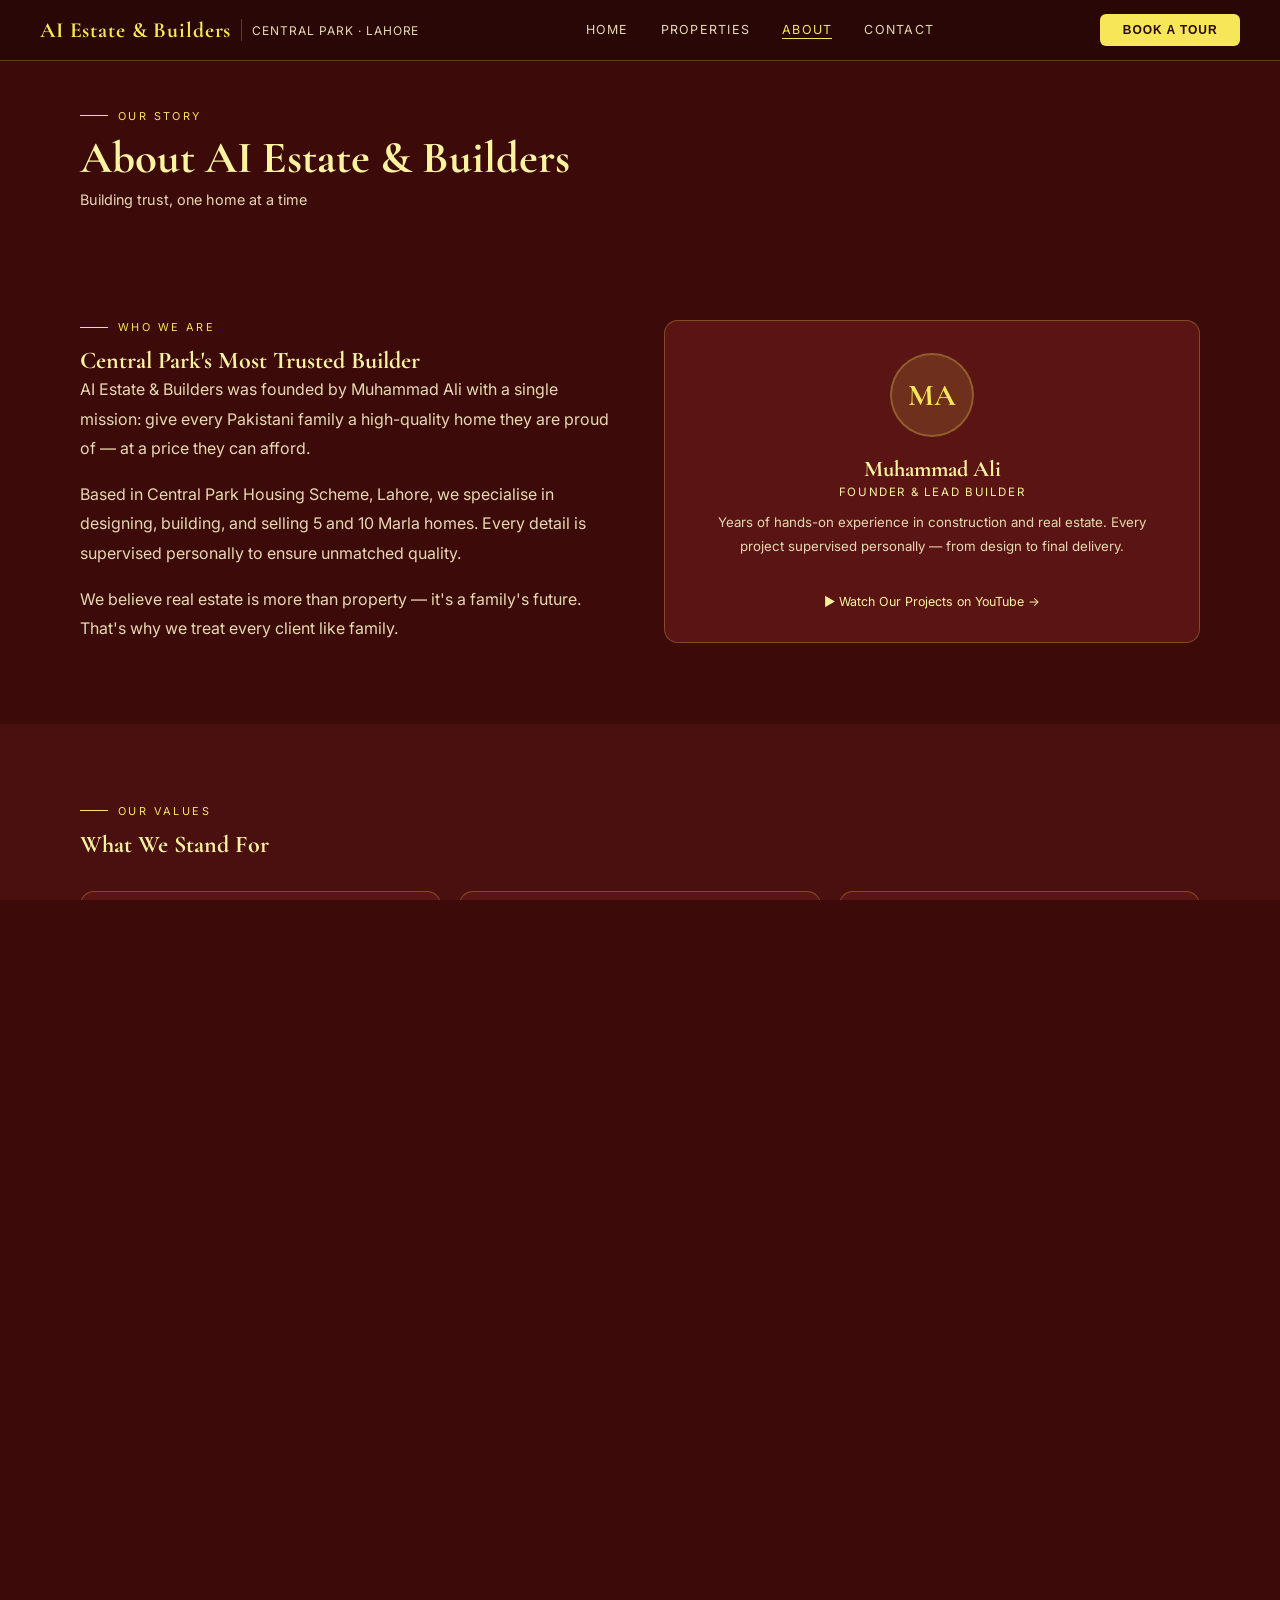
<file: about.html>
<!DOCTYPE html>
<html lang="en">
	<head>
		<meta charset="UTF-8">
		<meta name="viewport" content="width=device-width, initial-scale=1.0">
		<title>AI Estate & Builders — About</title>
		<link href="https://fonts.googleapis.com/css2?family=Cormorant+Garamond:ital,wght@0,300;0,400;0,600;0,700;1,400&family=Inter:wght@300;400;500;600&display=swap" rel="stylesheet">
		<link rel="stylesheet" href="style.css">
		<link rel="icon" type="ico" href="favicon.ico">
	</head>
	<body>

		<!-- ===== NAVIGATION ===== -->
		<nav>
			<div class="logo" onclick="location.href='index.html'">
				AI Estate & Builders
				<div class="logo-line"></div>
				<span>Central Park · Lahore</span>
			</div>
			<div class="nav-links" id="nl">
				<a href="index.html" class="nl">Home</a>
				<a href="properties.html" class="nl">Properties</a>
				<a href="about.html" class="nl active">About</a>
				<a href="contact.html" class="nl">Contact</a>
			</div>
			<button class="nav-cta" onclick="location.href='contact.html'">Book a Tour</button>
			<button class="ham" id="ham" onclick="toggleMenu()"><span></span><span></span><span></span></button>
		</nav>

		<div class="toast" id="toast"><div class="tt" id="tt"></div><div class="tm2" id="tm2"></div></div>

		<!-- ===== PAGE HEADER ===== -->
		<div class="ph">
			<div class="ph-bg" style="background-image:url('https://images.unsplash.com/photo-1580587771525-78b9dba3b914?w=1200&q=80')"></div>
			<div class="ph-ov"></div>
			<div class="ph-content"><div class="sec-label" style="margin-bottom:.5rem">Our Story</div><h1 class="disp">About AI Estate & Builders</h1><p>Building trust, one home at a time</p></div>
		</div>

		<!-- ===== ABOUT CONTENT ===== -->
		<div class="sec">
			<div class="agrid">
				<div>
					<div class="sec-label">Who We Are</div>
					<h2>Central Park's Most Trusted Builder</h2>
					<span class="copper-line"></span>
					<p style="color:var(--ts);line-height:1.85;margin-bottom:1rem">AI Estate & Builders was founded by Muhammad Ali with a single mission: give every Pakistani family a high-quality home they are proud of — at a price they can afford.</p>
					<p style="color:var(--ts);line-height:1.85;margin-bottom:1rem">Based in Central Park Housing Scheme, Lahore, we specialise in designing, building, and selling 5 and 10 Marla homes. Every detail is supervised personally to ensure unmatched quality.</p>
					<p style="color:var(--ts);line-height:1.85">We believe real estate is more than property — it's a family's future. That's why we treat every client like family.</p>
				</div>
				<div>
					<div class="team-card">
						<div class="avatar">MA</div>
						<h3 style="font-size:1.4rem;margin-bottom:.2rem">Muhammad Ali</h3>
						<p style="color:var(--copper);font-size:.72rem;text-transform:uppercase;letter-spacing:.14em;margin-bottom:.75rem">Founder &amp; Lead Builder</p>
						<p style="color:var(--ts);font-size:.83rem;line-height:1.78">Years of hands-on experience in construction and real estate. Every project supervised personally — from design to final delivery.</p>
						<div style="margin-top:1rem;padding-top:1rem;border-top:.5px solid var(--copper-b)"><a href="https://youtube.com/@propertywithali26721" target="_blank" style="color:var(--copper);font-size:.78rem;text-decoration:none">▶ Watch Our Projects on YouTube →</a></div>
					</div>
				</div>
			</div>
		</div>

		<!-- ===== VALUES ===== -->
		<div class="sec-wrap"><div class="sec-inner">
			<div class="sec-label">Our Values</div><h2>What We Stand For</h2>
			<div class="wgrid" style="margin-top:2rem">
				<div class="wcard"><div class="wicon">✅</div><h3>Transparency</h3><p>Clear pricing. No hidden charges. What you see is exactly what you get, every time.</p></div>
				<div class="wcard"><div class="wicon">🏠</div><h3>Quality First</h3><p>We never cut corners. Every material and finish chosen for durability and beauty.</p></div>
				<div class="wcard"><div class="wicon">💼</div><h3>Professionalism</h3><p>On-time delivery, proper documentation, full legal compliance on every property we sell.</p></div>
			</div>
		</div></div>

		<!-- ===== CTA ===== -->
		<div class="cta"><div class="cta-bg"></div><div class="cta-ov"></div><div class="cta-in"><div><h2 class="disp">Let's Build Something Together</h2><p>Reach out and let us help you find your dream home.</p></div><button class="btn btn-g" onclick="location.href='contact.html'">Get in Touch →</button></div></div>

		<!-- ===== FOOTER ===== -->
		<footer>
			<div class="fin">
				<div><div class="fbrand">AI <span>Estate & Builders</span></div><p>Building premium homes in Central Park, Lahore. Quality construction, honest dealings, lasting value.</p><p style="margin-top:.75rem">📞 <a href="tel:03214703013" style="color:var(--copper);text-decoration:none">0321-4703013</a></p></div>
				<div class="flinks"><h4>Navigation</h4><a href="index.html">Home</a><a href="properties.html">Properties</a><a href="about.html">About Us</a><a href="contact.html">Contact</a></div>
				<div class="flinks"><h4>Listings</h4><a href="properties.html?filter=5%20Marla">5 Marla Homes</a><a href="properties.html?filter=10%20Marla">10 Marla Homes</a><a href="contact.html">Book a Tour</a><a href="admin.html" style="opacity:.3;font-size:.7rem">Admin</a></div>
			</div>
			<div class="fbot"><p>© 2025 AI Estate & Builders. All rights reserved.</p><p>Central Park Housing Scheme, Lahore, Pakistan</p></div>
		</footer>

		<script src="script.js"></script>
	</body>
</html>
</file>
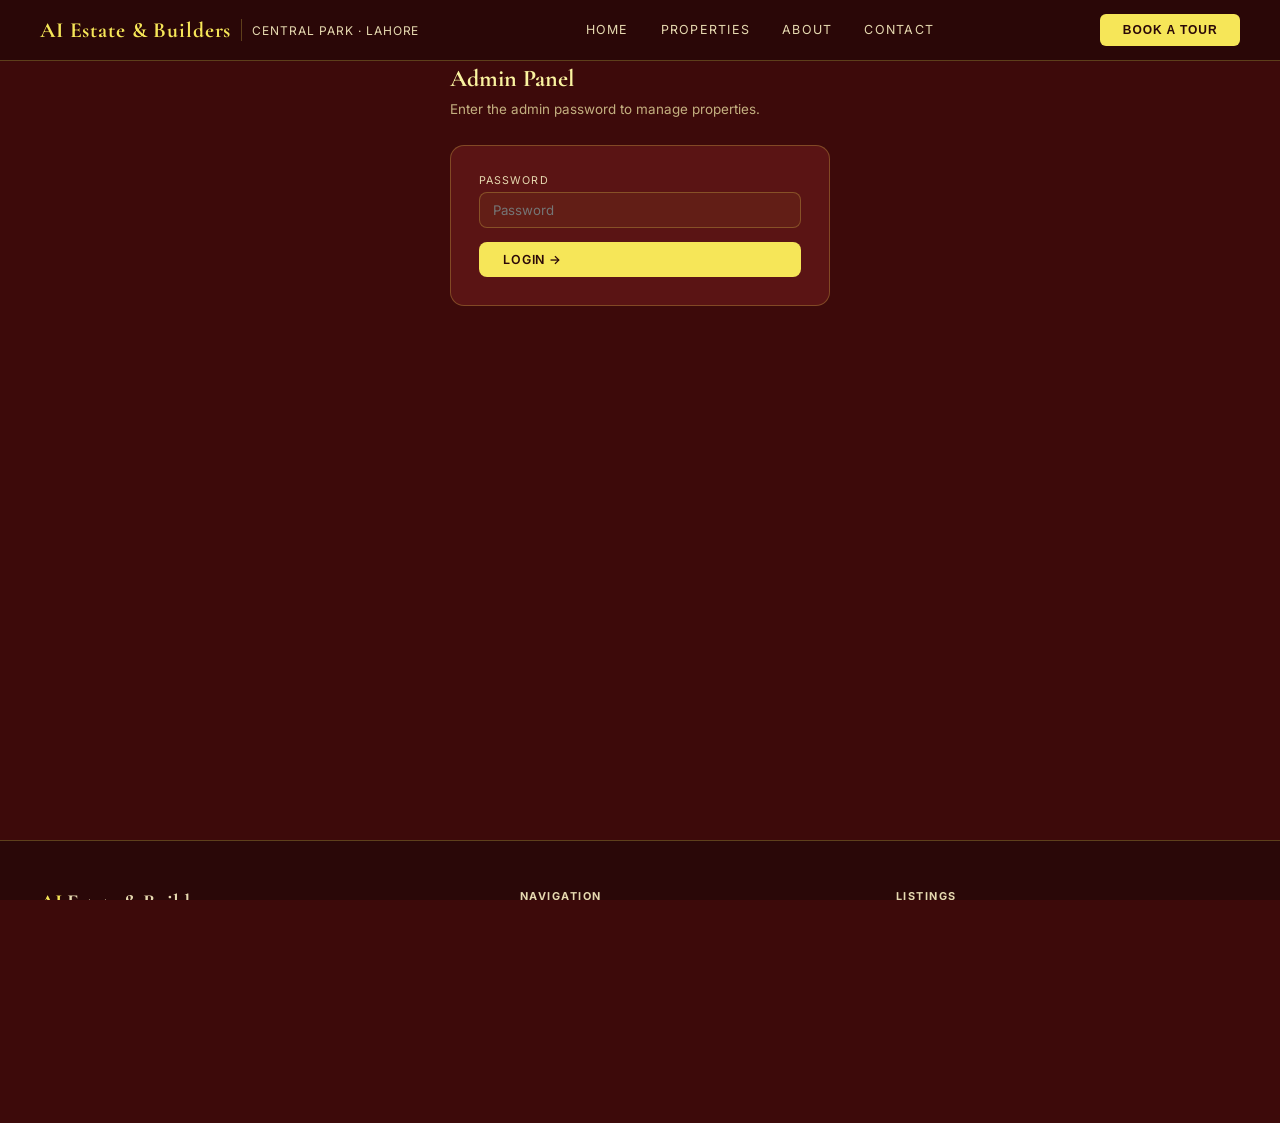
<file: admin.html>
<!DOCTYPE html>
<html lang="en">
	<head>
		<meta charset="UTF-8">
		<meta name="viewport" content="width=device-width, initial-scale=1.0">
		<title>AI Estate & Builders — Admin</title>
		<link href="https://fonts.googleapis.com/css2?family=Cormorant+Garamond:ital,wght@0,300;0,400;0,600;0,700;1,400&family=Inter:wght@300;400;500;600&display=swap" rel="stylesheet">
		<link rel="stylesheet" href="style.css">
		<link rel="icon" type="ico" href="favicon.ico">
		<!-- ===== ADMIN PAGE FIXES ===== -->
		<style>
			html, body {
				height: 100%;
				overflow-y: auto !important;
			}
			.acon {
				min-height: calc(100vh - 60px);
				padding: 2rem 1.5rem 10rem;
				max-width: 900px;
				margin: 0 auto;
				display: block !important;
			}
			#aLogin {
				max-width: 380px;
				margin: 2rem auto;
			}
			#aDash {
				display: none;
				width: 100%;
			}
			#aDash.show {
				display: block;
			}
			#aDash > div:first-child {
				display: flex !important;
				align-items: center !important;
				justify-content: space-between !important;
				flex-wrap: wrap !important;
				gap: 1rem !important;
				padding: 0.5rem 0 1rem 0 !important;
				border-bottom: 1px solid var(--gold-b);
				margin-bottom: 1.5rem !important;
				background: var(--bg) !important;
				position: sticky !important;
				top: 60px !important;
				z-index: 10 !important;
			}
			.bcard {
				position: static !important;
			}
			footer {
				position: relative !important;
				z-index: 1 !important;
				clear: both;
			}
			::-webkit-scrollbar {
				width: 8px;
			}
			::-webkit-scrollbar-track {
				background: var(--bg);
			}
			::-webkit-scrollbar-thumb {
				background: var(--gold);
				border-radius: 4px;
			}
			.pgrid {
				max-width: 100%;
			}
			.pcard {
				max-width: 100%;
				width: 100%;
			}
			.pcard-img-wrap {
				height: 200px;
			}
			.pcard-body {
				padding: 0.8rem 1rem 1rem;
			}
			.pcard-title {
				font-size: 1rem;
			}
		</style>
	</head>
	<body>

		<!-- ===== NAVIGATION ===== -->
		<nav>
			<div class="logo" onclick="location.href='index.html'">
				AI Estate & Builders
				<div class="logo-line"></div>
				<span>Central Park · Lahore</span>
			</div>
			<div class="nav-links" id="nl">
				<a href="index.html" class="nl">Home</a>
				<a href="properties.html" class="nl">Properties</a>
				<a href="about.html" class="nl">About</a>
				<a href="contact.html" class="nl">Contact</a>
			</div>
			<button class="nav-cta" onclick="location.href='contact.html'">Book a Tour</button>
			<button class="ham" id="ham" onclick="toggleMenu()"><span></span><span></span><span></span></button>
		</nav>

		<div class="toast" id="toast"><div class="tt" id="tt"></div><div class="tm2" id="tm2"></div></div>

		<!-- ===== ADMIN PANEL ===== -->
		<div class="acon">
			<!-- LOGIN -->
			<div id="aLogin">
				<h2 class="disp" style="margin-bottom:.5rem">Admin Panel</h2>
				<p style="color:var(--tm);font-size:.84rem;margin-bottom:1.75rem">Enter the admin password to manage properties.</p>
				<div class="acard">
					<div class="fg">
						<label>Password</label>
						<input type="password" id="ap" placeholder="Password" onkeydown="if(event.key==='Enter')aLogin()">
					</div>
					<button class="btn btn-g" style="width:100%" onclick="aLogin()">Login →</button>
					<p id="aerr" style="color:#E74C3C;font-size:.77rem;margin-top:.7rem;display:none">Incorrect password.</p>
				</div>
			</div>

			<!-- DASHBOARD -->
			<div id="aDash">
				<div>
					<h2 class="disp">Property Manager</h2>
					<button class="btn btn-o" onclick="aLogout()" style="font-size:.72rem">Logout</button>
				</div>

				<!-- Add Property -->
				<div class="acard" id="propFormCard">
					<h3 style="margin-bottom:1.4rem" id="propFormTitle">Add New Property</h3>
					<div class="apform">
						<div class="fg"><label>Title</label><input id="nt" placeholder="Modern 5 Marla Home"></div>
						<div class="fg"><label>Price (PKR)</label><input id="np" placeholder="1.2 Crore"></div>
						<div class="fg"><label>Size</label><select id="ns"><option value="5 Marla">5 Marla</option><option value="10 Marla">10 Marla</option><option value="Other">Other</option></select></div>
						<div class="fg"><label>Status</label><select id="nst"><option value="For Sale">For Sale</option><option value="Sold">Sold</option></select></div>
						<div class="fg"><label>Beds</label><input id="nb" type="number" placeholder="3" min="1"></div>
						<div class="fg"><label>Baths</label><input id="nbth" type="number" placeholder="3" min="1"></div>

						<div class="fg full">
							<label>Property Images (upload multiple)</label>
							<input type="file" id="ni" accept="image/*" multiple onchange="handleImageUpload(event)" style="padding:8px; cursor:pointer;">
							<div id="imgPreview" style="display:flex; gap:8px; flex-wrap:wrap; margin-top:10px;"></div>
							<small style="color:var(--tm); font-size:.7rem; display:block; margin-top:5px;">
								Images are auto-compressed to 1200px width. First image becomes the main cover. Click ★ on any thumbnail to make it the cover.
							</small>
						</div>

						<div class="fg full"><label>Description</label><textarea id="nd" placeholder="Describe the property..."></textarea></div>
						<div class="fg full"><label>Features (comma separated)</label><input id="nf" placeholder="Marble Flooring, Modern Kitchen, Backup Generator"></div>

						<div class="full" style="display:flex; gap:10px; flex-wrap:wrap;">
							<button class="btn btn-g" id="propFormBtn" onclick="addProp()">Add Property →</button>
							<button class="btn btn-o" id="propFormCancel" onclick="cancelEdit()" style="display:none;">Cancel Edit</button>
						</div>
					</div>
				</div>

				<!-- Manage Properties -->
				<div class="acard">
					<h3 style="margin-bottom:1.4rem">Manage Properties</h3>
					<div id="aPropList"></div>
				</div>
			</div>
		</div>

		<!-- ===== FOOTER ===== -->
		<footer>
			<div class="fin">
				<div><div class="fbrand">AI <span>Estate & Builders</span></div><p>Building premium homes in Central Park, Lahore. Quality construction, honest dealings, lasting value.</p><p style="margin-top:.75rem">📞 <a href="tel:03214703013" style="color:var(--gold);text-decoration:none">0321-4703013</a></p></div>
				<div class="flinks"><h4>Navigation</h4><a href="index.html">Home</a><a href="properties.html">Properties</a><a href="about.html">About Us</a><a href="contact.html">Contact</a></div>
				<div class="flinks"><h4>Listings</h4><a href="properties.html?filter=5%20Marla">5 Marla Homes</a><a href="properties.html?filter=10%20Marla">10 Marla Homes</a><a href="contact.html">Book a Tour</a><a href="admin.html" style="opacity:.3;font-size:.7rem">Admin</a></div>
			</div>
			<div class="fbot"><p>© 2025 AI Estate & Builders. All rights reserved.</p><p>Central Park Housing Scheme, Lahore, Pakistan</p></div>
		</footer>

		<script src="script.js"></script>
	</body>
</html>
</file>
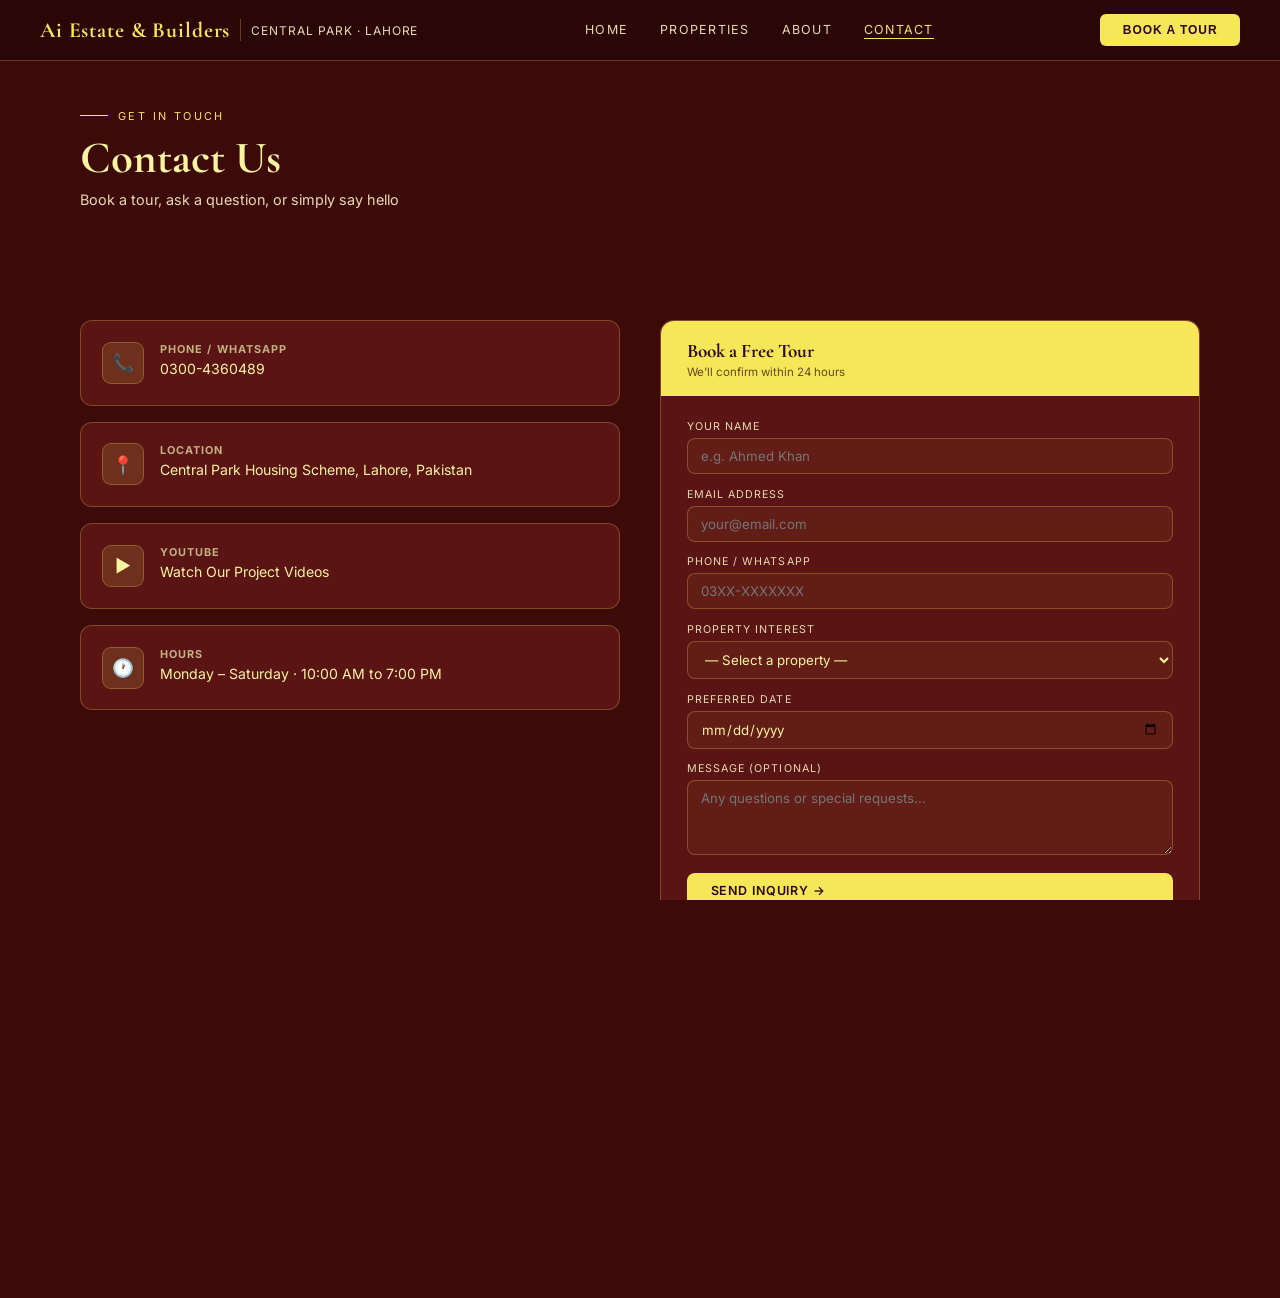
<file: contact.html>
<!DOCTYPE html>
<html lang="en">
	<head>
		<meta charset="UTF-8">
		<meta name="viewport" content="width=device-width, initial-scale=1.0">
		<title>Ai Estate & Builders — Contact</title>
		<link href="https://fonts.googleapis.com/css2?family=Cormorant+Garamond:ital,wght@0,300;0,400;0,600;0,700;1,400&family=Inter:wght@300;400;500;600&display=swap" rel="stylesheet">
		<link rel="stylesheet" href="style.css">
		<link rel="icon" type="ico" href="favicon.ico">
	</head>
	<body>

		<!-- ===== NAVIGATION ===== -->
		<nav>
			<div class="logo" onclick="location.href='index.html'">
				Ai Estate & Builders
				<div class="logo-line"></div>
				<span>Central Park · Lahore</span>
			</div>
			<div class="nav-links" id="nl">
				<a href="index.html" class="nl">Home</a>
				<a href="properties.html" class="nl">Properties</a>
				<a href="about.html" class="nl">About</a>
				<a href="contact.html" class="nl active">Contact</a>
			</div>
			<button class="nav-cta" onclick="location.href='contact.html'">Book a Tour</button>
			<button class="ham" id="ham" onclick="toggleMenu()"><span></span><span></span><span></span></button>
		</nav>

		<div class="toast" id="toast"><div class="tt" id="tt"></div><div class="tm2" id="tm2"></div></div>

		<!-- ===== PAGE HEADER ===== -->
		<div class="ph">
			<div class="ph-bg" style="background-image:url('https://images.unsplash.com/photo-1568605114967-8130f3a36994?w=1200&q=80')"></div>
			<div class="ph-ov"></div>
			<div class="ph-content"><div class="sec-label" style="margin-bottom:.5rem">Get in Touch</div><h1 class="disp">Contact Us</h1><p>Book a tour, ask a question, or simply say hello</p></div>
		</div>

		<!-- ===== CONTACT FORM & INFO ===== -->
		<div class="sec">
			<div class="cgrid">
				<div>
					<div class="ccard"><div class="cicon">📞</div><div><h4>Phone / WhatsApp</h4><p>0300-4360489</p></div></div>
					<div class="ccard"><div class="cicon">📍</div><div><h4>Location</h4><p><a href="https://maps.app.goo.gl/E2kNJ5oHSF2DJZQX7" target="_blank" style="color:var(--copper);text-decoration:none">Central Park Housing Scheme, Lahore, Pakistan</a></p></div></div>
					<div class="ccard"><div class="cicon">▶️</div><div><h4>YouTube</h4><p><a href="https://youtube.com/@aiestatebuilders?si=vM-UYH7dPzv83UO9" target="_blank" style="color:var(--copper);text-decoration:none">Watch Our Project Videos</a></p></div></div>
					<div class="ccard"><div class="cicon">🕐</div><div><h4>Hours</h4><p>Monday – Saturday · 10:00 AM to 7:00 PM</p></div></div>
				</div>
				<div>
					<div class="bcard">
						<div class="bcard-head"><h3>Book a Free Tour</h3><p>We'll confirm within 24 hours</p></div>
						<div class="fg"><label>Your Name</label><input id="cn" type="text" placeholder="e.g. Ahmed Khan"></div>
						<div class="fg"><label>Email Address</label><input id="ce" type="email" placeholder="your@email.com"></div>
						<div class="fg"><label>Phone / WhatsApp</label><input id="cp" type="tel" placeholder="03XX-XXXXXXX"></div>
						<div class="fg"><label>Property Interest</label><select id="cpr"><option value="">— Select a property —</option></select></div>
						<div class="fg"><label>Preferred Date</label><input id="cd" type="date"></div>
						<div class="fg"><label>Message (optional)</label><textarea id="cm" placeholder="Any questions or special requests..."></textarea></div>
						<button class="btn btn-g" style="width:100%" onclick="submitContact()">Send Inquiry →</button>
						<div class="confirm" id="cconf"><strong>✓ Inquiry Received!</strong><br>We'll WhatsApp you within 24 hours to confirm your tour.</div>
					</div>
				</div>
			</div>
		</div>

		<!-- ===== FOOTER ===== -->
		<footer>
			<div class="fin">
				<div><div class="fbrand">AI <span>Estate & Builders</span></div><p>Building premium homes in Central Park, Lahore. Quality construction, honest dealings, lasting value.</p><p style="margin-top:.75rem">📞 <a href="tel:03214703013" style="color:var(--copper);text-decoration:none">0321-4703013</a></p></div>
				<div class="flinks"><h4>Navigation</h4><a href="index.html">Home</a><a href="properties.html">Properties</a><a href="about.html">About Us</a><a href="contact.html">Contact</a></div>
				<div class="flinks"><h4>Listings</h4><a href="properties.html?filter=5%20Marla">5 Marla Homes</a><a href="properties.html?filter=10%20Marla">10 Marla Homes</a><a href="contact.html">Book a Tour</a><a href="admin.html" style="opacity:.3;font-size:.7rem">Admin</a></div>
			</div>
			<div class="fbot"><p>© 2025 AI Estate & Builders. All rights reserved.</p><p>Central Park Housing Scheme, Lahore, Pakistan</p></div>
		</footer>

		<script src="script.js"></script>
	</body>
</html>
</file>
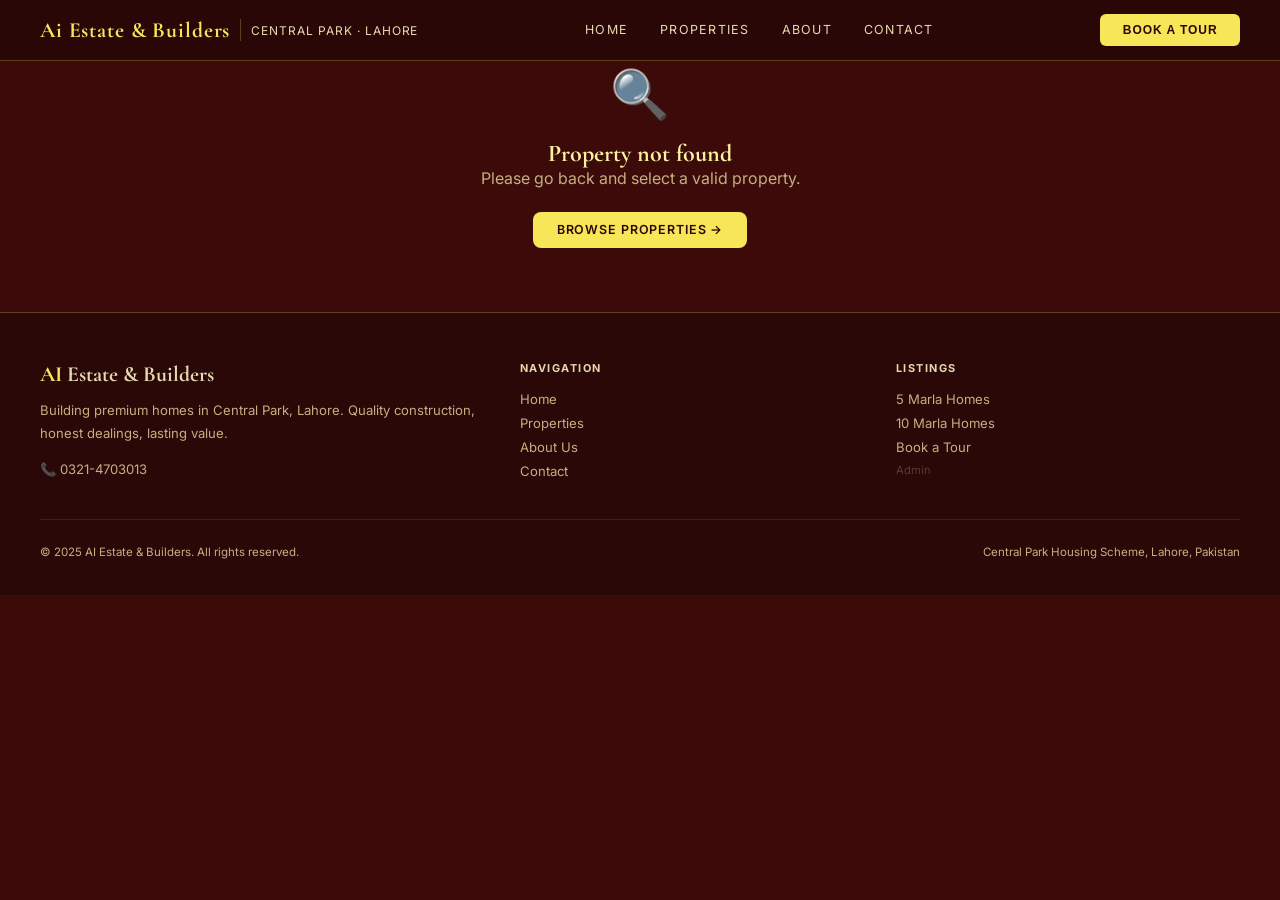
<file: detail.html>
<!DOCTYPE html>
<html lang="en">
	<head>
		<meta charset="UTF-8">
		<meta name="viewport" content="width=device-width, initial-scale=1.0">
		<title>AI Estate & Builders — Property Detail</title>
		<link href="https://fonts.googleapis.com/css2?family=Cormorant+Garamond:ital,wght@0,300;0,400;0,600;0,700;1,400&family=Inter:wght@300;400;500;600&display=swap" rel="stylesheet">
		<link rel="stylesheet" href="style.css">
		<link rel="icon" type="ico" href="favicon.ico">
	</head>
	<body>

		<!-- ===== NAVIGATION ===== -->
		<nav>
			<div class="logo" onclick="location.href='index.html'">
				Ai Estate & Builders
				<div class="logo-line"></div>
				<span>Central Park · Lahore</span>
			</div>
			<div class="nav-links" id="nl">
				<a href="index.html" class="nl">Home</a>
				<a href="properties.html" class="nl">Properties</a>
				<a href="about.html" class="nl">About</a>
				<a href="contact.html" class="nl">Contact</a>
			</div>
			<button class="nav-cta" onclick="location.href='contact.html'">Book a Tour</button>
			<button class="ham" id="ham" onclick="toggleMenu()"><span></span><span></span><span></span></button>
		</nav>

		<div class="toast" id="toast"><div class="tt" id="tt"></div><div class="tm2" id="tm2"></div></div>

		<!-- ===== DETAIL CONTENT ===== -->
		<div id="detailWrap">
			<!-- Dynamically rendered -->
		</div>

		<!-- ===== FOOTER ===== -->
		<footer>
			<div class="fin">
				<div><div class="fbrand">AI <span>Estate & Builders</span></div><p>Building premium homes in Central Park, Lahore. Quality construction, honest dealings, lasting value.</p><p style="margin-top:.75rem">📞 <a href="tel:03214703013" style="color:var(--copper);text-decoration:none">0321-4703013</a></p></div>
				<div class="flinks"><h4>Navigation</h4><a href="index.html">Home</a><a href="properties.html">Properties</a><a href="about.html">About Us</a><a href="contact.html">Contact</a></div>
				<div class="flinks"><h4>Listings</h4><a href="properties.html?filter=5%20Marla">5 Marla Homes</a><a href="properties.html?filter=10%20Marla">10 Marla Homes</a><a href="contact.html">Book a Tour</a><a href="admin.html" style="opacity:.3;font-size:.7rem">Admin</a></div>
			</div>
			<div class="fbot"><p>© 2025 AI Estate & Builders. All rights reserved.</p><p>Central Park Housing Scheme, Lahore, Pakistan</p></div>
		</footer>

		<script src="script.js"></script>
		<script>
			// Render detail on load
			document.addEventListener('DOMContentLoaded', function() {
				const params = new URLSearchParams(window.location.search);
				const id = parseInt(params.get('id'));
				if (!id) {
					document.getElementById('detailWrap').innerHTML = `
					<div style="max-width:1200px;margin:0 auto;padding:4rem 2.5rem;text-align:center">
					<div style="font-size:3rem;margin-bottom:1rem">🔍</div>
					<h2 class="disp">Property not found</h2>
					<p style="color:var(--tm)">Please go back and select a valid property.</p>
					<button class="btn btn-g" style="margin-top:1.5rem" onclick="location.href='properties.html'">Browse Properties →</button>
					</div>
					`;
					return;
				}
				renderDetail(id);
				});
		</script>
	</body>
</html>
</file>
<file: style.css>
/* ===== RESET & BASE ===== */
*,
*::before,
*::after {
  box-sizing: border-box;
  margin: 0;
  padding: 0;
}

/* ===== DARKENED CRIMSON & GOLD COLOR SCHEME ===== */
:root {
  --bg: #3d0a0a;
  /* Deep Maroon – main background */
  --card: #5a1414;
  /* Dark Burgundy – cards and hover */
  --section: #4a1010;
  /* Dark Brick – section backgrounds */
  --dark-bg: #2a0808;
  /* Very Deep Maroon – footer */
  --gold: #f6e658;
  /* Lemon Gold – accents */
  --gold-l: #faf3a0;
  /* Cream Yellow – light gold */
  --gold-d: rgba(246, 230, 88, 0.13);
  --gold-b: rgba(246, 230, 88, 0.25);
  --t: #faf3a0;
  /* Cream Yellow – primary text */
  --ts: #e6d9b0;
  /* Soft cream – muted */
  --tm: #c4b080;
  /* Darker cream – medium */
  --r: 10px;
}

html {
  scroll-behavior: smooth;
}

body {
  font-family: 'Inter', sans-serif;
  background: var(--bg);
  color: var(--t);
  overflow-x: hidden;
}

.disp,
h1,
h2,
h3 {
  font-family: 'Cormorant Garamond', serif;
}

/* ===== NAVIGATION ===== */
nav {
  position: fixed;
  top: 0;
  left: 0;
  right: 0;
  z-index: 1000;
  display: flex;
  align-items: center;
  justify-content: space-between;
  padding: .9rem 2.5rem;
  background: rgba(42, 8, 8, 0.96);
  backdrop-filter: blur(16px);
  border-bottom: .5px solid var(--gold-b);
  transition: padding .3s;
}

.logo {
  font-family: 'Cormorant Garamond', serif;
  font-size: 1.35rem;
  font-weight: 700;
  color: var(--gold);
  cursor: pointer;
  letter-spacing: .04em;
  display: flex;
  align-items: center;
  gap: 10px;
}

.logo-line {
  width: 1px;
  height: 22px;
  background: var(--gold-b);
}

.logo span {
  color: var(--ts);
  font-size: .75rem;
  font-weight: 400;
  font-family: 'Inter', sans-serif;
  letter-spacing: .08em;
  text-transform: uppercase;
}

.nav-links {
  display: flex;
  gap: 2rem;
  align-items: center;
}

.nav-links a {
  color: var(--ts);
  text-decoration: none;
  font-size: .78rem;
  letter-spacing: .1em;
  text-transform: uppercase;
  cursor: pointer;
  transition: color .2s;
  position: relative;
  padding-bottom: 2px;
}

.nav-links a::after {
  content: '';
  position: absolute;
  bottom: 0;
  left: 0;
  width: 0;
  height: 1px;
  background: var(--gold);
  transition: width .25s;
}

.nav-links a:hover::after,
.nav-links a.active::after {
  width: 100%;
}

.nav-links a:hover,
.nav-links a.active {
  color: var(--gold);
}

.nav-cta {
  background: var(--gold);
  color: #2a0808;
  padding: .55rem 1.4rem;
  border-radius: 6px;
  font-size: .75rem;
  font-weight: 600;
  letter-spacing: .08em;
  text-transform: uppercase;
  cursor: pointer;
  border: none;
  transition: background .2s;
}

.nav-cta:hover {
  background: var(--gold-l);
}

.ham {
  display: none;
  flex-direction: column;
  gap: 5px;
  background: none;
  border: none;
  cursor: pointer;
  padding: 4px;
}

.ham span {
  display: block;
  width: 22px;
  height: 1.5px;
  background: var(--t);
  transition: .3s;
}

/* ===== PAGES ===== */
.page {
  display: none;
  min-height: 100vh;
  padding-top: 60px;
}

.page.active {
  display: block;
}

/* ===== HERO ===== */
.hero {
  min-height: calc(100vh - 60px);
  position: relative;
  display: flex;
  align-items: flex-end;
  overflow: hidden;
}

.hero-bg {
  position: absolute;
  inset: 0;
  background: url('https://images.unsplash.com/photo-1600596542815-ffad4c1539a9?w=1920&q=90') center/cover no-repeat;
}

.hero-overlay {
  position: absolute;
  inset: 0;
  background: linear-gradient(to top, rgba(61, 10, 10, 1) 0%, rgba(61, 10, 10, .8) 45%, rgba(61, 10, 10, .4) 100%);
}

.hero-content {
  position: relative;
  width: 100%;
  max-width: 1200px;
  margin: 0 auto;
  padding: 0 2.5rem 4.5rem;
}

.hero-tag {
  display: inline-flex;
  align-items: center;
  gap: 8px;
  background: rgba(246, 230, 88, .12);
  border: .5px solid var(--gold-b);
  border-radius: 20px;
  padding: 5px 14px;
  color: var(--gold);
  font-size: .72rem;
  letter-spacing: .16em;
  text-transform: uppercase;
  margin-bottom: 1.5rem;
}

.hero h1 {
  font-size: clamp(2.8rem, 6vw, 5.5rem);
  font-weight: 700;
  line-height: 1.05;
  margin-bottom: 1rem;
  max-width: 700px;
}

.hero h1 .gold {
  color: var(--gold);
}

.hero-sub {
  color: var(--ts);
  font-size: 1rem;
  line-height: 1.75;
  max-width: 520px;
  margin-bottom: 2.25rem;
}

/* ===== SEARCH BAR ===== */
.search-box {
  display: flex;
  align-items: stretch;
  background: rgba(90, 20, 20, 0.96);
  border: 1px solid var(--gold-b);
  border-radius: 12px;
  overflow: hidden;
  max-width: 680px;
  backdrop-filter: blur(10px);
}

.sb-group {
  flex: 1;
  display: flex;
  flex-direction: column;
  padding: .75rem 1.25rem;
  border-right: .5px solid var(--gold-b);
}

.sb-group label {
  font-size: .62rem;
  color: var(--gold);
  text-transform: uppercase;
  letter-spacing: .14em;
  margin-bottom: 4px;
}

.sb-group select {
  background: transparent;
  border: none;
  color: var(--t);
  font-family: 'Inter', sans-serif;
  font-size: .875rem;
  outline: none;
  cursor: pointer;
  -webkit-appearance: none;
}

.sb-group select option {
  background: #5a1414;
}

.sb-btn {
  background: var(--gold);
  color: #2a0808;
  border: none;
  padding: .75rem 1.75rem;
  font-size: .8rem;
  font-weight: 700;
  letter-spacing: .08em;
  text-transform: uppercase;
  cursor: pointer;
  transition: background .2s;
  white-space: nowrap;
}

.sb-btn:hover {
  background: var(--gold-l);
}

/* ===== STATS STRIP ===== */
.stats-strip {
  background: var(--card);
  border-bottom: .5px solid var(--gold-b);
}

.stats-inner {
  max-width: 1200px;
  margin: 0 auto;
  padding: 2rem 2.5rem;
  display: flex;
  gap: 0;
}

.stat-item {
  flex: 1;
  text-align: center;
  padding: 1rem;
  border-right: .5px solid var(--gold-b);
}

.stat-item:last-child {
  border-right: none;
}

.stat-n {
  font-family: 'Cormorant Garamond', serif;
  font-size: 2.2rem;
  font-weight: 700;
  color: var(--gold);
  line-height: 1;
}

.stat-l {
  font-size: .68rem;
  color: var(--tm);
  text-transform: uppercase;
  letter-spacing: .14em;
  margin-top: 5px;
}

/* ===== SECTIONS ===== */
.sec {
  padding: 5rem 2.5rem;
  max-width: 1200px;
  margin: 0 auto;
}

.sec-wrap {
  background: var(--section);
}

.sec-inner {
  max-width: 1200px;
  margin: 0 auto;
  padding: 5rem 2.5rem;
}

.sec-label {
  font-size: .68rem;
  color: var(--gold);
  letter-spacing: .22em;
  text-transform: uppercase;
  display: flex;
  align-items: center;
  gap: 10px;
  margin-bottom: .75rem;
}

.sec-label::before {
  content: '';
  display: block;
  width: 28px;
  height: 1px;
  background: var(--gold);
}

.gold-line {
  display: block;
  width: 44px;
  height: 2px;
  background: var(--gold);
  margin: 1.1rem 0;
}

/* ===== PROPERTY CARDS ===== */
.pgrid {
  display: grid;
  grid-template-columns: repeat(auto-fill, minmax(300px, 1fr));
  gap: 20px;
  margin-top: 2rem;
}

.pcard {
  background: var(--card);
  border-radius: 14px;
  overflow: hidden;
  cursor: pointer;
  transition: transform .25s, box-shadow .25s;
  border: .5px solid var(--gold-b);
}

.pcard:hover {
  transform: translateY(-5px);
  box-shadow: 0 20px 60px rgba(0, 0, 0, .6), 0 0 0 1px rgba(246, 230, 88, .3);
}

.pcard-img-wrap {
  position: relative;
  height: 220px;
  overflow: hidden;
}

.pcard-img-wrap img {
  width: 100%;
  height: 100%;
  object-fit: cover;
  display: block;
  transition: transform .4s;
}

.pcard:hover .pcard-img-wrap img {
  transform: scale(1.05);
}

.pcard-img-ph {
  width: 100%;
  height: 100%;
  background: linear-gradient(135deg, #5a1414, #3d0a0a);
  display: flex;
  align-items: center;
  justify-content: center;
  font-size: 3rem;
  color: var(--tm);
}

.pcard-badge {
  position: absolute;
  top: 12px;
  left: 12px;
  padding: 4px 12px;
  border-radius: 20px;
  font-size: .65rem;
  font-weight: 700;
  letter-spacing: .1em;
  text-transform: uppercase;
  backdrop-filter: blur(8px);
}

.badge-sale {
  background: rgba(246, 230, 88, .85);
  color: #2a0808;
}

.badge-sold {
  background: rgba(42, 8, 8, .85);
  color: var(--ts);
  border: .5px solid rgba(230, 217, 176, .3);
}

.pcard-price-tag {
  position: absolute;
  bottom: 12px;
  right: 12px;
  background: rgba(42, 8, 8, .88);
  border: .5px solid var(--gold-b);
  border-radius: 8px;
  padding: 6px 12px;
  backdrop-filter: blur(8px);
}

.pcard-price-tag .amt {
  font-family: 'Cormorant Garamond', serif;
  font-size: 1.1rem;
  font-weight: 700;
  color: var(--gold);
  line-height: 1;
}

.pcard-price-tag .lbl {
  font-size: .58rem;
  color: var(--tm);
  text-transform: uppercase;
  letter-spacing: .09em;
}

.pcard-body {
  padding: 1.1rem 1.25rem 1.25rem;
}

.pcard-title {
  font-family: 'Cormorant Garamond', serif;
  font-size: 1.15rem;
  font-weight: 600;
  color: var(--t);
  margin-bottom: .3rem;
  line-height: 1.3;
}

.pcard-loc {
  font-size: .75rem;
  color: var(--tm);
  display: flex;
  align-items: center;
  gap: 4px;
  margin-bottom: .9rem;
}

.pcard-specs {
  display: flex;
  gap: 1rem;
  padding-top: .9rem;
  border-top: .5px solid var(--gold-d);
}

.pcard-spec {
  font-size: .75rem;
  color: var(--ts);
  display: flex;
  align-items: center;
  gap: 5px;
}

.pcard-spec svg {
  opacity: .6;
}

.pcard-foot {
  display: flex;
  align-items: center;
  justify-content: space-between;
  margin-top: 1rem;
  padding-top: .9rem;
  border-top: .5px solid var(--gold-d);
}

/* ===== BUTTONS ===== */
.btn {
  display: inline-flex;
  align-items: center;
  gap: 7px;
  font-weight: 600;
  font-size: .78rem;
  letter-spacing: .07em;
  text-transform: uppercase;
  border-radius: 8px;
  cursor: pointer;
  transition: all .2s;
  border: none;
  text-decoration: none;
  font-family: 'Inter', sans-serif;
}

.btn-g {
  background: var(--gold);
  color: #2a0808;
  padding: .65rem 1.5rem;
}

.btn-g:hover {
  background: var(--gold-l);
  transform: translateY(-1px);
}

.btn-o {
  background: transparent;
  color: var(--t);
  padding: .65rem 1.5rem;
  border: 1px solid var(--gold-b);
}

.btn-o:hover {
  border-color: var(--gold);
  color: var(--gold);
  transform: translateY(-1px);
}

.btn-sm {
  padding: .5rem 1rem;
  font-size: .72rem;
}

/* ===== FILTER TABS ===== */
.filters {
  display: flex;
  gap: 8px;
  flex-wrap: wrap;
  margin-bottom: 1.75rem;
}

.ftab {
  padding: 7px 18px;
  border-radius: 40px;
  border: 1px solid var(--gold-b);
  background: transparent;
  color: var(--ts);
  font-size: .73rem;
  font-weight: 500;
  cursor: pointer;
  transition: all .2s;
  text-transform: uppercase;
  letter-spacing: .07em;
  font-family: 'Inter', sans-serif;
}

.ftab:hover {
  border-color: var(--gold);
  color: var(--t);
}

.ftab.active {
  background: var(--gold);
  color: #2a0808;
  border-color: var(--gold);
  font-weight: 700;
}

/* ===== PAGE HEADER ===== */
.ph {
  position: relative;
  height: 240px;
  display: flex;
  align-items: flex-end;
  overflow: hidden;
}

.ph-bg {
  position: absolute;
  inset: 0;
  background: url('https://images.unsplash.com/photo-1564013799919-ab600027ffc6?w=1200&q=80') center/cover no-repeat;
}

.ph-ov {
  position: absolute;
  inset: 0;
  background: linear-gradient(to top, rgba(61, 10, 10, 1) 0%, rgba(61, 10, 10, .7) 100%);
}

.ph-content {
  position: relative;
  max-width: 1200px;
  width: 100%;
  margin: 0 auto;
  padding: 2rem 2.5rem;
}

.ph-content h1 {
  font-size: clamp(1.8rem, 4vw, 2.8rem);
  margin-bottom: .4rem;
}

.ph-content p {
  color: var(--ts);
  font-size: .9rem;
}

/* ===== WHY GRID ===== */
.wgrid {
  display: grid;
  grid-template-columns: repeat(auto-fit, minmax(230px, 1fr));
  gap: 18px;
  margin-top: 2rem;
}

.wcard {
  background: var(--card);
  border: .5px solid var(--gold-b);
  border-radius: 14px;
  padding: 1.75rem;
  transition: all .2s;
}

.wcard:hover {
  border-color: rgba(246, 230, 88, .5);
  transform: translateY(-2px);
}

.wicon {
  width: 46px;
  height: 46px;
  background: var(--gold-d);
  border-radius: 10px;
  display: flex;
  align-items: center;
  justify-content: center;
  font-size: 1.25rem;
  margin-bottom: 1.1rem;
  border: .5px solid var(--gold-b);
}

.wcard h3 {
  font-size: 1.1rem;
  margin-bottom: .4rem;
}

.wcard p {
  font-size: .83rem;
  color: var(--ts);
  line-height: 1.78;
}

/* ===== CTA BANNER ===== */
.cta {
  position: relative;
  overflow: hidden;
}

.cta-bg {
  position: absolute;
  inset: 0;
  background: url('https://images.unsplash.com/photo-1613490493576-7fde63acd811?w=1200&q=80') center/cover no-repeat;
}

.cta-ov {
  position: absolute;
  inset: 0;
  background: rgba(42, 8, 8, .88);
}

.cta-in {
  position: relative;
  max-width: 1200px;
  margin: 0 auto;
  padding: 4.5rem 2.5rem;
  display: flex;
  align-items: center;
  justify-content: space-between;
  gap: 2rem;
  flex-wrap: wrap;
}

.cta-in h2 {
  font-size: clamp(1.6rem, 3.5vw, 2.4rem);
}

.cta-in p {
  color: var(--ts);
  margin-top: .4rem;
}

/* ===== DETAIL ===== */
.dimg-wrap {
  position: relative;
  height: 480px;
  overflow: hidden;
}

.dimg-wrap img {
  width: 100%;
  height: 100%;
  object-fit: cover;
  display: block;
}

.dimg-wrap::after {
  content: '';
  position: absolute;
  bottom: 0;
  left: 0;
  right: 0;
  height: 120px;
  background: linear-gradient(to top, var(--bg), transparent);
}

.dimg-ph {
  width: 100%;
  height: 480px;
  background: var(--section);
  display: flex;
  align-items: center;
  justify-content: center;
  font-size: 5rem;
  color: var(--tm);
}

.dcontent {
  max-width: 1200px;
  margin: 0 auto;
  padding: 2.5rem 2.5rem;
  display: grid;
  grid-template-columns: 1fr 340px;
  gap: 2.5rem;
}

.specs-row {
  display: grid;
  grid-template-columns: repeat(4, 1fr);
  gap: 1px;
  background: var(--gold-b);
  border-radius: 12px;
  overflow: hidden;
  margin: 1.4rem 0;
  border: .5px solid var(--gold-b);
}

.spec-item {
  background: var(--card);
  padding: 1.1rem;
  text-align: center;
}

.spec-v {
  font-family: 'Cormorant Garamond', serif;
  font-size: 1.5rem;
  font-weight: 700;
  color: var(--gold);
  line-height: 1;
}

.spec-k {
  font-size: .65rem;
  color: var(--tm);
  text-transform: uppercase;
  letter-spacing: .11em;
  margin-top: 3px;
}

.fgrid {
  display: grid;
  grid-template-columns: 1fr 1fr;
  gap: 8px;
  margin-top: 1rem;
}

.fi {
  display: flex;
  align-items: center;
  gap: 9px;
  font-size: .83rem;
  color: var(--ts);
  padding: 8px 0;
  border-bottom: .5px solid var(--gold-d);
}

.fi:last-child,
.fi:nth-last-child(2):nth-child(odd) {
  border-bottom: none;
}

.fdot {
  width: 7px;
  height: 7px;
  border-radius: 50%;
  background: var(--gold);
  flex-shrink: 0;
}

/* ===== BOOKING CARD ===== */
.bcard {
  background: var(--card);
  border: 1px solid var(--gold-b);
  border-radius: 14px;
  padding: 1.6rem;
  position: sticky;
  top: 78px;
}

.bcard-head {
  background: var(--gold);
  margin: -1.6rem -1.6rem 1.5rem;
  padding: 1.1rem 1.6rem;
  border-radius: 13px 13px 0 0;
}

.bcard-head h3 {
  font-family: 'Cormorant Garamond', serif;
  font-size: 1.2rem;
  color: #2a0808;
  font-weight: 700;
}

.bcard-head p {
  font-size: .72rem;
  color: rgba(42, 8, 8, .7);
  margin-top: 2px;
}

.fg {
  margin-bottom: .85rem;
}

.fg label {
  display: block;
  font-size: .67rem;
  color: var(--ts);
  text-transform: uppercase;
  letter-spacing: .1em;
  margin-bottom: 5px;
}

.fg input,
.fg textarea,
.fg select {
  width: 100%;
  background: rgba(246, 230, 88, .05);
  border: 1px solid var(--gold-b);
  border-radius: 8px;
  padding: 9px 13px;
  color: var(--t);
  font-family: 'Inter', sans-serif;
  font-size: .83rem;
  transition: border-color .2s;
  outline: none;
}

.fg input:focus,
.fg textarea:focus,
.fg select:focus {
  border-color: var(--gold);
  background: rgba(246, 230, 88, .08);
}

.fg textarea {
  resize: vertical;
  min-height: 75px;
}

.fg select option {
  background: #5a1414;
}

.confirm {
  background: rgba(246, 230, 88, .08);
  border: 1px solid rgba(246, 230, 88, .25);
  border-radius: 8px;
  padding: .85rem;
  margin-top: .85rem;
  font-size: .82rem;
  color: var(--ts);
  display: none;
}

.confirm.show {
  display: block;
}

.confirm strong {
  color: var(--gold);
}

/* ===== CONTACT ===== */
.cgrid {
  display: grid;
  grid-template-columns: 1fr 1fr;
  gap: 2.5rem;
  align-items: start;
}

.ccard {
  display: flex;
  gap: 1rem;
  align-items: flex-start;
  background: var(--card);
  border: .5px solid var(--gold-b);
  border-radius: 12px;
  padding: 1.3rem;
  margin-bottom: 1rem;
  transition: border-color .2s;
}

.ccard:hover {
  border-color: rgba(246, 230, 88, .5);
}

.cicon {
  width: 42px;
  height: 42px;
  background: var(--gold-d);
  border-radius: 9px;
  display: flex;
  align-items: center;
  justify-content: center;
  font-size: 1.1rem;
  flex-shrink: 0;
  border: .5px solid var(--gold-b);
}

.ccard h4 {
  font-size: .68rem;
  text-transform: uppercase;
  letter-spacing: .1em;
  color: var(--tm);
  margin-bottom: 4px;
}

.ccard p {
  font-size: .88rem;
  color: var(--t);
}

/* ===== ABOUT ===== */
.agrid {
  display: grid;
  grid-template-columns: 1fr 1fr;
  gap: 3rem;
  align-items: center;
}

.team-card {
  background: var(--card);
  border: .5px solid var(--gold-b);
  border-radius: 14px;
  padding: 2rem;
  text-align: center;
}

.avatar {
  width: 84px;
  height: 84px;
  border-radius: 50%;
  background: var(--gold-d);
  border: 2px solid var(--gold-b);
  display: flex;
  align-items: center;
  justify-content: center;
  margin: 0 auto 1.1rem;
  font-family: 'Cormorant Garamond', serif;
  font-size: 1.9rem;
  font-weight: 700;
  color: var(--gold);
}

/* ===== ADMIN ===== */
.acon {
  max-width: 900px;
  margin: 0 auto;
  padding: 3rem 2.5rem;
}

.acard {
  background: var(--card);
  border: .5px solid var(--gold-b);
  border-radius: 14px;
  padding: 1.75rem;
  margin-bottom: 1.5rem;
}

.aprow {
  display: flex;
  align-items: center;
  justify-content: space-between;
  padding: 1rem 0;
  border-bottom: .5px solid var(--gold-d);
}

.aprow:last-child {
  border-bottom: none;
}

.btn-del {
  background: transparent;
  border: 1px solid rgba(231, 76, 60, .3);
  color: #E74C3C;
  padding: 5px 12px;
  border-radius: 8px;
  font-size: .7rem;
  cursor: pointer;
  transition: all .2s;
  text-transform: uppercase;
  font-family: 'Inter', sans-serif;
}

.btn-del:hover {
  background: rgba(231, 76, 60, .1);
}

.apform {
  display: grid;
  grid-template-columns: 1fr 1fr;
  gap: 1rem;
}

.full {
  grid-column: 1 / -1;
}

/* ===== FOOTER ===== */
footer {
  background: var(--dark-bg);
  padding: 3rem 2.5rem 2rem;
  border-top: .5px solid var(--gold-b);
}

.fin {
  max-width: 1200px;
  margin: 0 auto;
  display: grid;
  grid-template-columns: 1.3fr 1fr 1fr;
  gap: 2rem;
  margin-bottom: 2rem;
}

.fbrand {
  font-family: 'Cormorant Garamond', serif;
  font-size: 1.35rem;
  font-weight: 700;
  color: var(--gold);
  margin-bottom: .75rem;
}

.fbrand span {
  color: var(--ts);
}

footer p {
  font-size: .82rem;
  color: var(--tm);
  line-height: 1.78;
}

.flinks h4 {
  font-size: .68rem;
  text-transform: uppercase;
  letter-spacing: .14em;
  color: var(--ts);
  margin-bottom: 1rem;
}

.flinks a {
  display: block;
  color: var(--tm);
  text-decoration: none;
  font-size: .82rem;
  margin-bottom: 8px;
  cursor: pointer;
  transition: color .2s;
}

.flinks a:hover {
  color: var(--gold);
}

.fbot {
  border-top: .5px solid rgba(246, 230, 88, .1);
  padding-top: 1.4rem;
  display: flex;
  align-items: center;
  justify-content: space-between;
  flex-wrap: wrap;
  gap: .5rem;
  max-width: 1200px;
  margin: 0 auto;
}

.fbot p {
  font-size: .72rem;
  color: var(--tm);
}

/* ===== TOAST ===== */
.toast {
  position: fixed;
  bottom: 2rem;
  right: 2rem;
  background: var(--card);
  border-left: 3px solid var(--gold);
  border-radius: 10px;
  padding: .9rem 1.4rem;
  z-index: 9999;
  transform: translateY(100px);
  opacity: 0;
  transition: all .3s;
  max-width: 280px;
  box-shadow: 0 8px 32px rgba(0, 0, 0, .6);
}

.toast.show {
  transform: translateY(0);
  opacity: 1;
}

.tt {
  color: var(--gold);
  font-weight: 600;
  font-size: .86rem;
  margin-bottom: 3px;
}

.tm2 {
  font-size: .8rem;
  color: var(--ts);
}

/* ===== BACK BUTTON ===== */
.back {
  display: flex;
  align-items: center;
  gap: 7px;
  color: var(--ts);
  font-size: .8rem;
  cursor: pointer;
  border: none;
  background: none;
  padding: 1.5rem 2.5rem 0;
  transition: color .2s;
  max-width: 1200px;
  margin: 0 auto;
}

.back:hover {
  color: var(--gold);
}

/* ===== EMPTY STATE ===== */
.empty {
  text-align: center;
  padding: 4rem 2rem;
  color: var(--tm);
}

.empty .big {
  font-size: 3rem;
  margin-bottom: .75rem;
}

.empty h3 {
  color: var(--ts);
  margin-bottom: .4rem;
}

/* ===== ADMIN SCROLLING FIX ===== */
html,
body {
  height: 100%;
  overflow-y: auto !important;
}

.acon {
  min-height: calc(100vh - 60px);
  padding: 2rem 1.5rem 10rem;
  max-width: 900px;
  margin: 0 auto;
  display: block !important;
}

#aLogin {
  max-width: 380px;
  margin: 2rem auto;
}

#aDash {
  display: none;
  width: 100%;
}

#aDash.show {
  display: block;
}

#aDash>div:first-child {
  display: flex !important;
  align-items: center !important;
  justify-content: space-between !important;
  flex-wrap: wrap !important;
  gap: 1rem !important;
  padding: 0.5rem 0 1rem 0 !important;
  border-bottom: 1px solid var(--gold-b);
  margin-bottom: 1.5rem !important;
  background: var(--bg) !important;
  position: sticky !important;
  top: 60px !important;
  z-index: 10 !important;
}

.bcard {
  position: static !important;
}

footer {
  position: relative !important;
  z-index: 1 !important;
  clear: both;
}

::-webkit-scrollbar {
  width: 8px;
}

::-webkit-scrollbar-track {
  background: var(--bg);
}

::-webkit-scrollbar-thumb {
  background: var(--gold);
  border-radius: 4px;
}

/* ===== PROPERTY GALLERY ===== */
.gallery {
  max-width: 1200px;
  margin: 1.5rem auto 0;
  padding: 0 2.5rem;
}

.gallery-main {
  position: relative;
  width: 100%;
  height: 480px;
  border-radius: 14px;
  overflow: hidden;
  cursor: zoom-in;
  background: var(--card);
  border: .5px solid var(--gold-b);
}

.gallery-main img {
  width: 100%;
  height: 100%;
  object-fit: cover;
  display: block;
  transition: opacity .2s;
}

/* ===== IMAGE FADE TRANSITION ===== */
.gallery-main img,
.lightbox img {
  opacity: 1;
  transform: scale(1);
  transition: opacity 0.3s ease, transform 0.4s ease;
  will-change: opacity, transform;
}

.gallery-main img.img-fading,
.lightbox img.img-fading {
  opacity: 0;
  transform: scale(0.97);
}

/* Remove the old zoomIn animation to avoid conflicts */
.lightbox img {
  animation: none;
}

.gallery-counter {
  position: absolute;
  bottom: 16px;
  left: 16px;
  background: rgba(42, 8, 8, .85);
  color: var(--gold);
  padding: 6px 14px;
  border-radius: 20px;
  font-size: .75rem;
  font-weight: 600;
  backdrop-filter: blur(8px);
  border: .5px solid var(--gold-b);
  letter-spacing: .05em;
}

.gallery-nav {
  position: absolute;
  top: 50%;
  transform: translateY(-50%);
  width: 44px;
  height: 44px;
  border-radius: 50%;
  background: rgba(42, 8, 8, .7);
  color: var(--gold);
  border: 1px solid var(--gold-b);
  font-size: 1.8rem;
  line-height: 1;
  cursor: pointer;
  display: flex;
  align-items: center;
  justify-content: center;
  backdrop-filter: blur(8px);
  transition: all .2s;
  padding: 0;
  padding-bottom: 4px;
}

.gallery-nav:hover {
  background: var(--gold);
  color: #2a0808;
}

.gallery-prev {
  left: 16px;
}

.gallery-next {
  right: 16px;
}

/* Thumbnails */
.gallery-thumbs {
  display: flex;
  gap: 10px;
  margin-top: 12px;
  overflow-x: auto;
  padding-bottom: 8px;
  scrollbar-width: thin;
  scrollbar-color: var(--gold) transparent;
}

.gallery-thumbs::-webkit-scrollbar {
  height: 6px;
}

.gallery-thumbs::-webkit-scrollbar-track {
  background: transparent;
}

.gallery-thumbs::-webkit-scrollbar-thumb {
  background: var(--gold-b);
  border-radius: 3px;
}

.gallery-thumb {
  flex-shrink: 0;
  width: 100px;
  height: 70px;
  border-radius: 8px;
  overflow: hidden;
  cursor: pointer;
  border: 2px solid transparent;
  transition: all .2s;
  opacity: .55;
}

.gallery-thumb:hover {
  opacity: .85;
}

.gallery-thumb.active {
  border-color: var(--gold);
  opacity: 1;
  box-shadow: 0 0 0 1px rgba(246, 230, 88, .3);
}

.gallery-thumb img {
  width: 100%;
  height: 100%;
  object-fit: cover;
  display: block;
}

/* ===== LIGHTBOX ===== */
.lightbox {
  position: fixed;
  inset: 0;
  background: rgba(15, 5, 5, .96);
  backdrop-filter: blur(10px);
  z-index: 9999;
  display: flex;
  align-items: center;
  justify-content: center;
  animation: fadeIn .25s ease;
}

@keyframes fadeIn {
  from {
    opacity: 0;
  }

  to {
    opacity: 1;
  }
}

.lightbox img {
  max-width: 92vw;
  max-height: 88vh;
  object-fit: contain;
  border-radius: 8px;
  box-shadow: 0 20px 80px rgba(0, 0, 0, .8);
  animation: zoomIn .3s ease;
}

@keyframes zoomIn {
  from {
    transform: scale(.9);
    opacity: 0;
  }

  to {
    transform: scale(1);
    opacity: 1;
  }
}

.lightbox-close {
  position: absolute;
  top: 20px;
  right: 24px;
  width: 44px;
  height: 44px;
  border-radius: 50%;
  background: rgba(42, 8, 8, .8);
  border: 1px solid var(--gold-b);
  color: var(--gold);
  font-size: 1.8rem;
  line-height: 1;
  cursor: pointer;
  display: flex;
  align-items: center;
  justify-content: center;
  transition: all .2s;
  padding-bottom: 4px;
}

.lightbox-close:hover {
  background: var(--gold);
  color: #2a0808;
  transform: rotate(90deg);
}

.lightbox-arrow {
  position: absolute;
  top: 50%;
  transform: translateY(-50%);
  width: 56px;
  height: 56px;
  border-radius: 50%;
  background: rgba(42, 8, 8, .7);
  border: 1px solid var(--gold-b);
  color: var(--gold);
  font-size: 2.4rem;
  cursor: pointer;
  display: flex;
  align-items: center;
  justify-content: center;
  backdrop-filter: blur(8px);
  transition: all .2s;
  padding: 0;
  padding-bottom: 6px;
}

.lightbox-arrow:hover {
  background: var(--gold);
  color: #2a0808;
}

.lightbox-prev {
  left: 24px;
}

.lightbox-next {
  right: 24px;
}

.lightbox-counter {
  position: absolute;
  bottom: 24px;
  left: 50%;
  transform: translateX(-50%);
  background: rgba(42, 8, 8, .85);
  color: var(--gold);
  padding: 8px 20px;
  border-radius: 24px;
  font-size: .85rem;
  font-weight: 600;
  border: .5px solid var(--gold-b);
  backdrop-filter: blur(8px);
  letter-spacing: .1em;
}

/* ===== MOBILE GALLERY ===== */
@media (max-width: 768px) {
  .gallery {
    padding: 0 1.25rem;
  }

  .gallery-main {
    height: 280px;
    border-radius: 10px;
  }

  .gallery-nav {
    width: 38px;
    height: 38px;
    font-size: 1.5rem;
  }

  .gallery-prev {
    left: 10px;
  }

  .gallery-next {
    right: 10px;
  }

  .gallery-counter {
    bottom: 10px;
    left: 10px;
    font-size: .7rem;
    padding: 4px 10px;
  }

  .gallery-thumb {
    width: 80px;
    height: 56px;
  }

  .lightbox-close {
    top: 12px;
    right: 12px;
    width: 38px;
    height: 38px;
  }

  .lightbox-arrow {
    width: 44px;
    height: 44px;
    font-size: 1.8rem;
  }

  .lightbox-prev {
    left: 10px;
  }

  .lightbox-next {
    right: 10px;
  }
}

/* ===== MOBILE RESPONSIVE ===== */
@media (max-width: 768px) {
  nav {
    padding: .85rem 1.25rem;
  }

  .nav-links {
    display: none;
    position: fixed;
    top: 58px;
    left: 0;
    right: 0;
    background: var(--dark-bg);
    flex-direction: column;
    padding: 1.4rem;
    border-bottom: .5px solid var(--gold-b);
    gap: 1.3rem;
    z-index: 999;
  }

  .nav-links.open {
    display: flex;
  }

  .ham {
    display: flex;
  }

  .nav-cta {
    display: none;
  }

  .hero-content {
    padding: 0 1.25rem 3rem;
  }

  .hero h1 {
    font-size: 2.4rem;
  }

  .search-box {
    flex-direction: column;
    border-radius: 12px;
  }

  .sb-group {
    border-right: none;
    border-bottom: .5px solid var(--gold-b);
  }

  .sb-btn {
    border-radius: 0 0 11px 11px;
    padding: 1rem;
  }

  .stats-inner {
    flex-wrap: wrap;
  }

  .stat-item {
    min-width: 50%;
    border-right: none;
    border-bottom: .5px solid var(--gold-b);
  }

  .sec {
    padding: 3.5rem 1.25rem;
  }

  .sec-inner {
    padding: 3.5rem 1.25rem;
  }

  .dcontent {
    grid-template-columns: 1fr;
  }

  .bcard {
    position: static;
  }

  .specs-row {
    grid-template-columns: 1fr 1fr;
  }

  .cgrid,
  .agrid {
    grid-template-columns: 1fr;
  }

  .fin {
    grid-template-columns: 1fr;
  }

  .apform {
    grid-template-columns: 1fr;
  }

  .full {
    grid-column: 1;
  }

  .fgrid {
    grid-template-columns: 1fr;
  }

  .cta-in {
    flex-direction: column;
    text-align: center;
  }

  .dimg-wrap {
    height: 260px;
  }

  .ph {
    height: 180px;
  }
}
</file>
